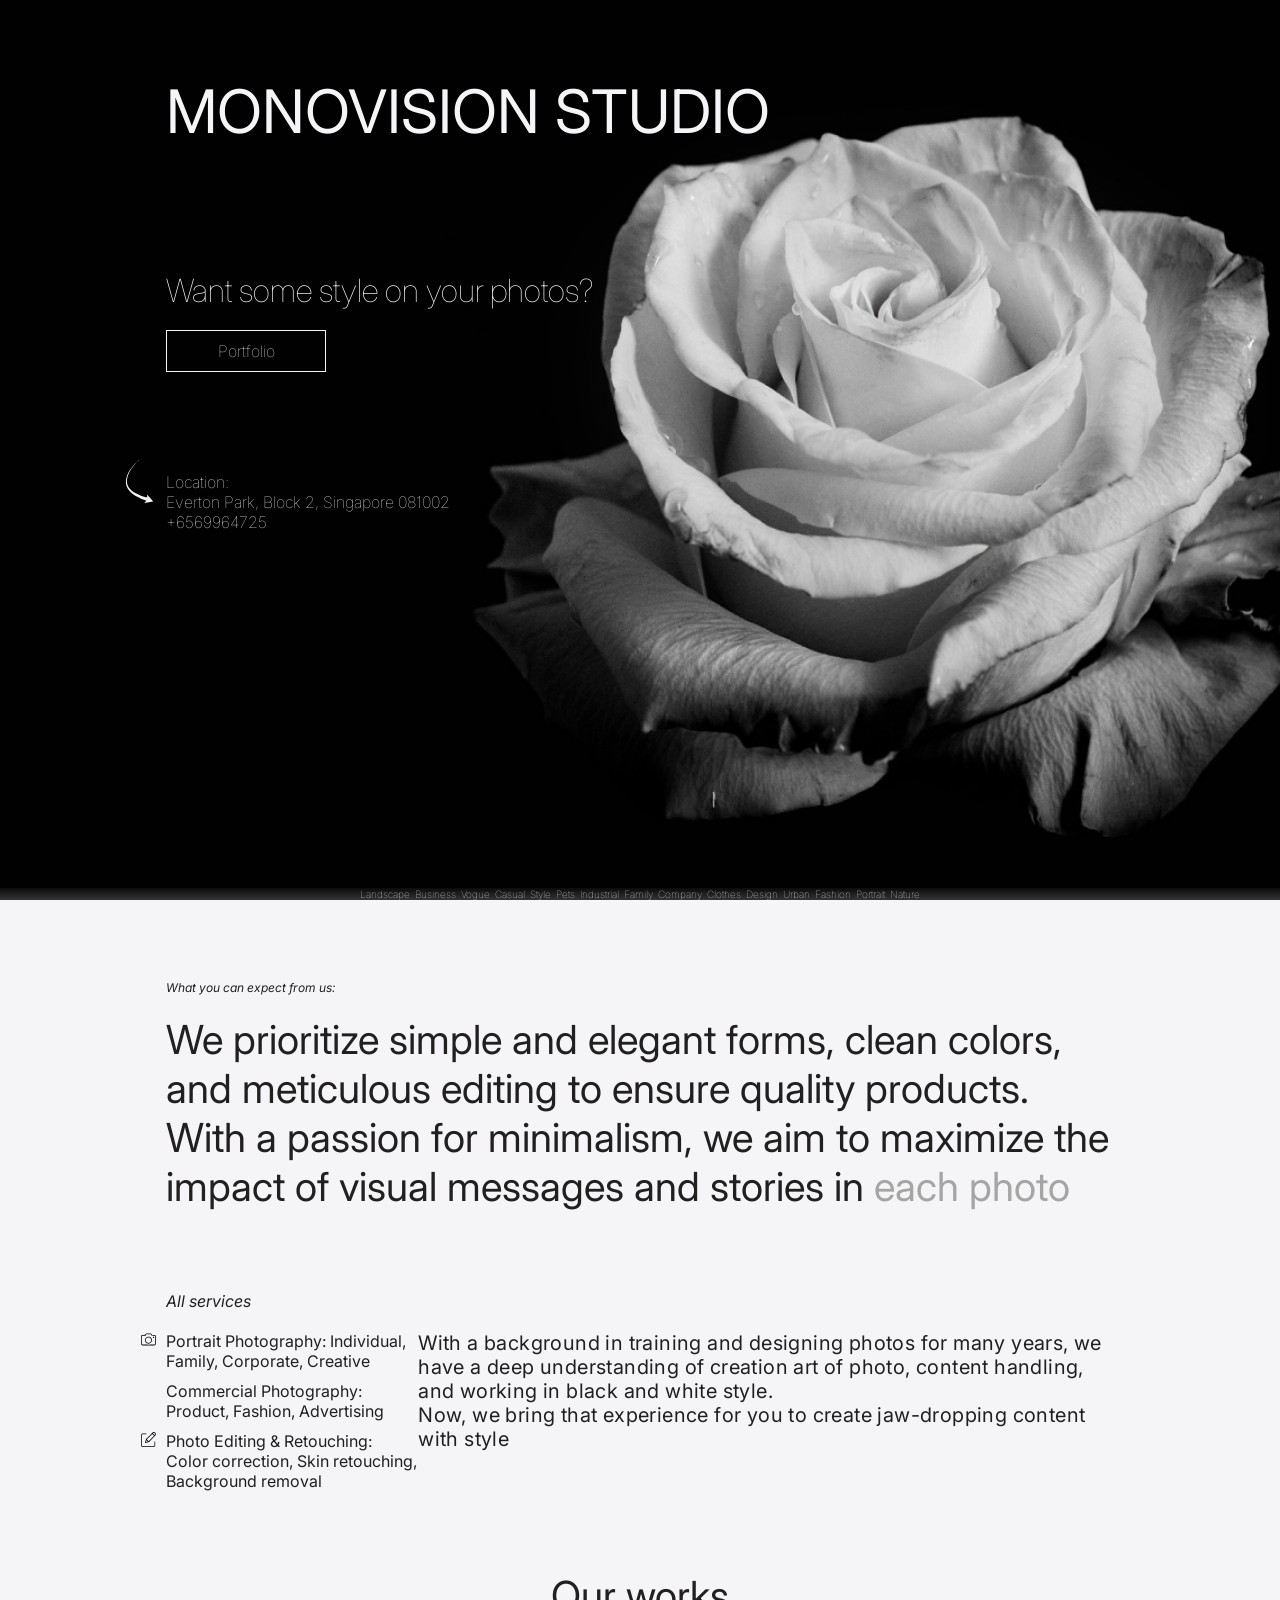
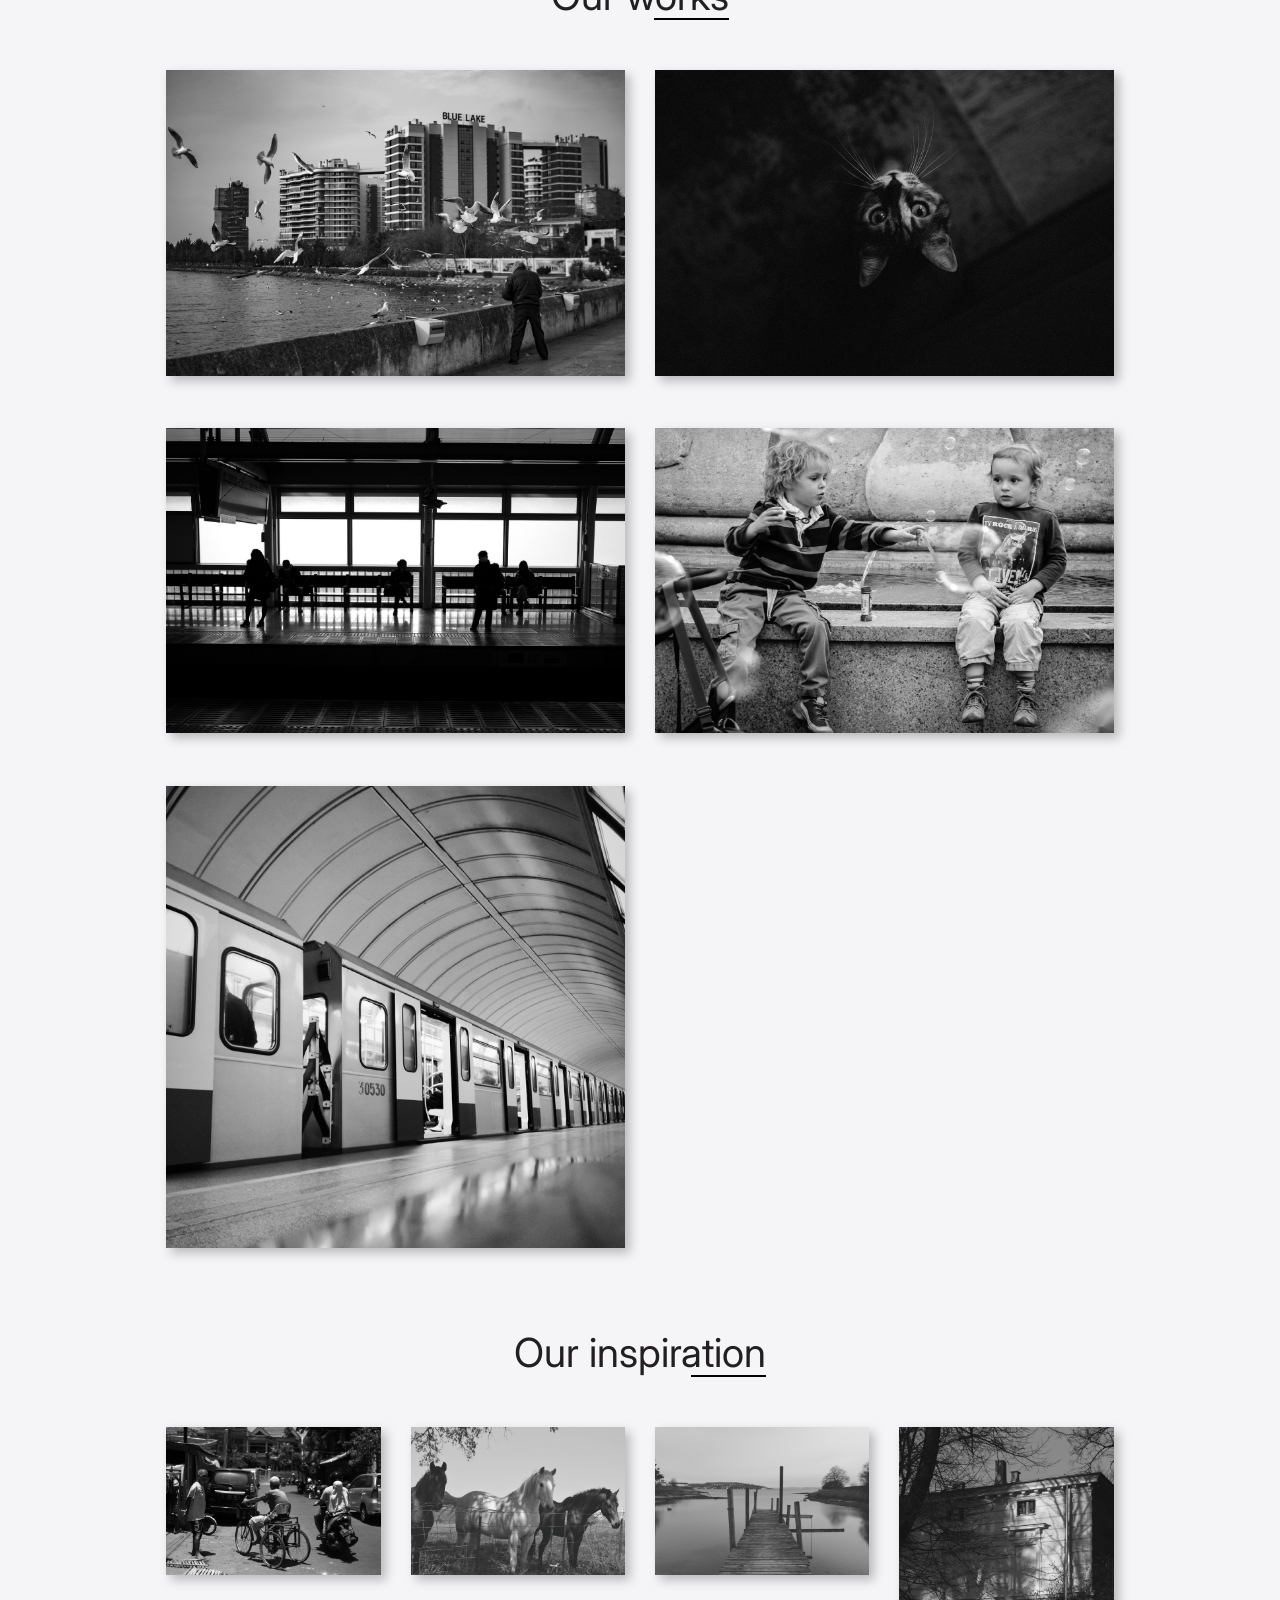
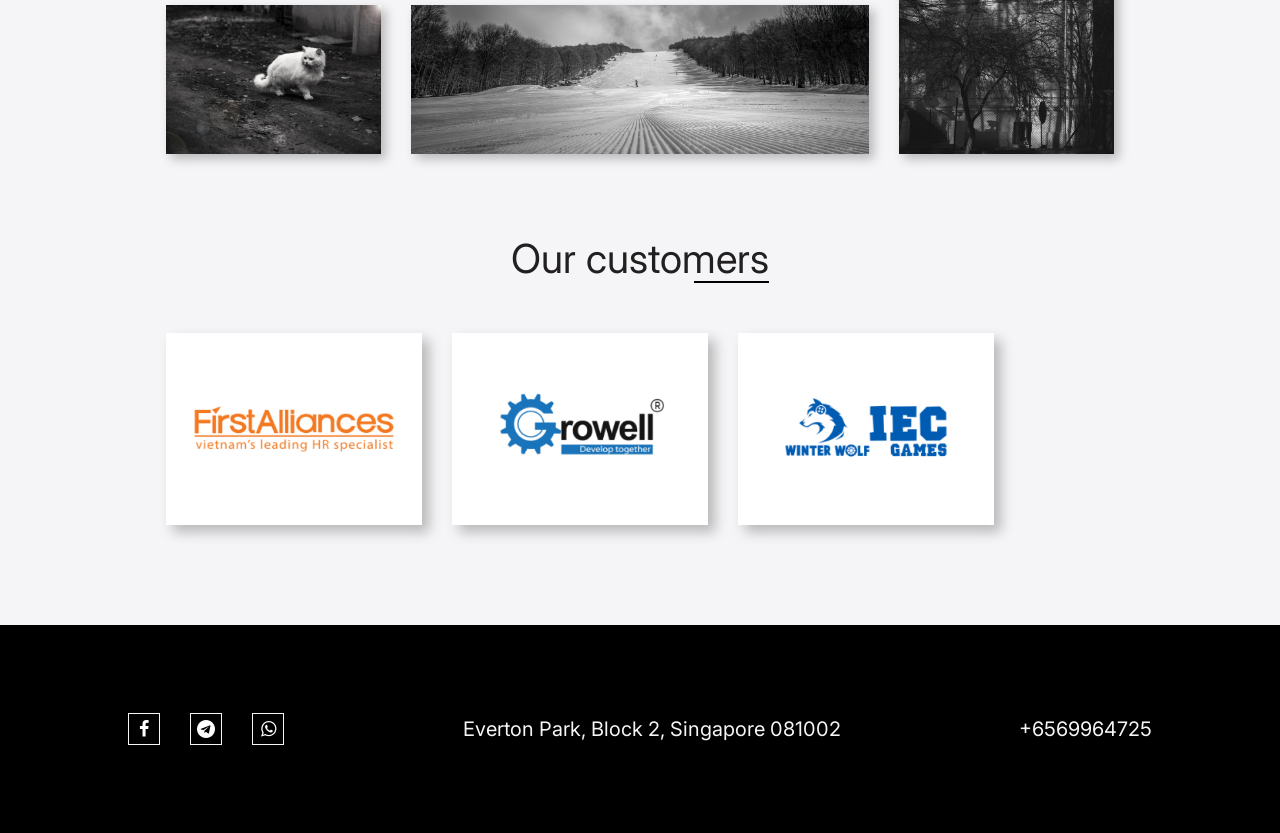
<file: index.html>
<!DOCTYPE html>
<html lang="en">

<head>
    <meta charset="UTF-8">
    <meta name="viewport" content="width=device-width, initial-scale=1.0">
    <title>Portfolio</title>
    <link rel="icon" type="image/x-icon" href="icons/favicon.ico">
    <link rel="preconnect" href="https://fonts.googleapis.com">
    <link rel="preconnect" href="https://fonts.gstatic.com" crossorigin>
    <link
        href="https://fonts.googleapis.com/css2?family=Inter:ital,opsz,wght@0,14..32,100..900;1,14..32,100..900&display=swap"
        rel="stylesheet">
    <link rel="stylesheet" href="css/modern-normalize.min.css">
    <link rel="stylesheet" href="css/style.css">
    <link rel="stylesheet" href="css/fontello.css">
</head>

<body>
    <main>
        <section class="promo">
            <div class="container">
                <h1 class="promo__title">Monovision Studio</h1>
                <h2 class="promo__subtitle">Want some style on your photos?</h2>
                <a href="#works" class="promo__btn">Portfolio</a>
                <address class="promo__location">
                    <p>Location:</p>
                    <p>Everton Park, Block 2, Singapore 081002</p>
                    <p><a class="location__number" href="tel:+6569964725">+6569964725</a></p>
                </address>
            </div>
            <div class="promo__wrapper">
                <ul class="wrapper__list">
                    <li class="wrapper__list-item">Landscape</li>
                    <li class="wrapper__list-item">Business</li>
                    <li class="wrapper__list-item">Vogue</li>
                    <li class="wrapper__list-item">Casual</li>
                    <li class="wrapper__list-item">Style</li>
                    <li class="wrapper__list-item">Pets</li>
                    <li class="wrapper__list-item">Industrial</li>
                    <li class="wrapper__list-item">Family</li>
                    <li class="wrapper__list-item">Company</li>
                    <li class="wrapper__list-item">Clothes</li>
                    <li class="wrapper__list-item">Design</li>
                    <li class="wrapper__list-item">Urban</li>
                    <li class="wrapper__list-item">Fashion</li>
                    <li class="wrapper__list-item">Portrait</li>
                    <li class="wrapper__list-item">Nature</li>
                </ul>
            </div>
        </section>
        <section class="about">
            <div class="container">
                <h2 class="about__title">What you can expect from us:</h2>
                <p class="about__text">We prioritize simple and elegant forms, clean colors, and meticulous editing to
                    ensure quality products. With a passion
                    for minimalism, we aim to maximize the impact of visual messages and stories in <span>each
                        photo</span></p>
            </div>
        </section>
        <section class="services">
            <div class="container">
                <div class="services__wrapper">
                    <div class="services__wrapper-list">
                        <h2 class="list__title">All services</h2>
                        <ul class="list__scroll">
                            <li class="list__item camera">Portrait Photography: Individual, Family, Corporate, Creative
                            </li>
                            <li class="list__item">Commercial Photography: Product, Fashion, Advertising</li>
                            <li class="list__item edit">Photo Editing & Retouching: Color correction, Skin retouching,
                                Background
                                removal</li>
                        </ul>
                    </div>
                    <div class="services__wrapper-text">With a background in training and designing photos for many
                        years, we have a deep understanding of creation art of
                        photo, content handling, and working in black and white style. <br>
                        Now, we bring that experience for you to create jaw-dropping content with style
                    </div>
                </div>
            </div>
        </section>
        <section class="works">
            <div class="container">
                <h2 id="works" class="works__title title">
                    Our works
                </h2>
                <div class="works__grid">
                    <img src="img/bridge_1.jpg" alt="bridge">
                    <img src="img/cat_1.jpg" alt="cat">
                    <img src="img/train.jpg" alt="train">
                    <img src="img/children.jpg" alt="children">
                    <img src="img/underground.jpg" alt="underground">
                </div>
            </div>
        </section>
        <section class="insp">
            <div class="container">
                <h2 class="insp__title title">Our inspiration</h2>
                <div class="insp__grid">
                    <img src="img/man.jpg" alt="man">
                    <img src="img/horses.jpg" alt="horses">
                    <img src="img/bridge.jpg" alt="bridge">
                    <img id="high" src="img/tenement.jpg" alt="tenement">
                    <img src="img/cat.jpg" alt="cat">
                    <img id="wide" src="img/sky.jpg" alt="sky">
                </div>
            </div>
        </section>
        <section class="customers">
            <div class="container">
                <h2 class="customers__title title">Our customers</h2>
                <div class="customers__wrapper">
                    <img src="img/logo-first-alliances.jpg" alt="logo-first-alliances">
                    <img src="img/logo-growell.jpg" alt="logo-growell">
                    <img src="img/logo-iec-winter-wolf.jpg" alt="logo-iec-winter-wolf">
                </div>
            </div>
        </section>
    </main>
    <footer class="footer">
        <div class="container">
            <div class="footer__wrapper">
                <ul class="footer__wrapper-icons">
                    <li>
                        <a href="https://www.facebook.com/">
                            <!-- <img src="icons/facebook.svg" alt="facebook logo"> -->
                            <span class="icon-facebook"></span>
                        </a>
                    </li>
                    <li>
                        <a href="https://web.telegram.org/">
                            <!-- <img src="icons/tg.svg" alt="tg logo"> -->
                            <span class="icon-telegram"></span>
                        </a>
                    </li>
                    <li>
                        <a href="https://www.whatsapp.com/">
                            <!-- <img src="icons/whatsapp.svg" alt="whatsapp logo"> -->
                            <span class="icon-whatsapp"></span>
                        </a>
                    </li>
                </ul>
                <address class="footer__wrapper-address first">Everton Park, Block 2, Singapore 081002</address>
                <p class="footer__wrapper-num second"><a href="tel:+6569964726">+6569964725</a></p>
            </div>
        </div>
    </footer>
</body>

</html>
</file>
<file: css/style.css>
* {
    margin: 0;
    padding: 0;
}

:root {
    --Light: #F5F5F7;
    --Dark: #221F20;
    --main-padding: 13%;
    --footer-padding: 10%;

    @media screen and (max-width: 768px) {
        --footer-padding: 6%;
        --main-padding: 6%;
    }

    @media screen and (max-width: 576px) {
        --footer-padding: 15px;
        --main-padding: 15px;
    }
}

html {
    font-family: "Inter", sans-serif;
    font-optical-sizing: auto;
    font-style: normal;
    scroll-behavior: smooth;
}

.container {
    padding: 0 var(--main-padding);
}

.promo {
    position: relative;
    background: url('../img/Bg.jpg') center center/cover no-repeat;
    min-height: 100vh;
    padding-top: 75px;

    @media screen and (max-width: 768px) {
        background: #000 url('../img/rose-6921170_1920\ 1.png') center bottom/cover no-repeat;
        padding-top: 75px;
    }

    @media screen and (max-width: 576px) {
        & {
            min-height: 500px;
            padding-top: 50px;
        }
    }

    .promo__title {
        color: var(--Light, #F5F5F7);
        font-family: Inter;
        font-size: 60px;
        font-style: normal;
        font-weight: 400;
        line-height: normal;
        text-transform: uppercase;

        @media screen and (max-width: 576px) {
            & {
                font-size: 48px;
            }
        }
    }


    .promo__subtitle {
        color: var(--Light, #F5F5F7);
        margin-top: 124px;
        font-family: Inter;
        font-size: 32px;
        font-style: normal;
        font-weight: 100;
        line-height: normal;

        @media screen and (max-width: 576px) {
            & {
                font-size: 16px;
                margin-top: 30px;
            }
        }
    }

    .promo__btn {
        display: block;
        text-decoration: none;
        margin-top: 20px;
        text-align: center;
        padding: 10px 0;
        width: 160px;
        min-height: 38px;
        border: 1px solid var(--Light, #F5F5F7);
        background: rgba(217, 217, 217, 0.00);
        color: var(--Light, #F5F5F7);
        font-family: Inter;
        font-size: 16px;
        font-style: normal;
        font-weight: 100;
        line-height: normal;
        cursor: pointer;
        transition: all 0.3s ease-out;

        @media screen and (max-width: 576px) {
            & {
                font-size: 14px;
                width: 120px;
                min-height: 30px;
            }
        }
    }

    .promo__btn:hover {
        border: 1px solid var(--Light, #F5F5F7);
        background: rgba(217, 217, 217, 0.00);
        box-shadow: 5px 5px 10px 0 rgba(255, 255, 255, 0.62);
        text-shadow: 3px 2px 5px var(--Light);
    }

    .promo__location {
        position: relative;
        margin-top: 100px;
        color: var(--Light, #F5F5F7);
        font-family: Inter;
        font-size: 16px;
        font-style: normal;
        font-weight: 100;
        line-height: normal;

        @media screen and (max-width: 768px) {
            & {
                margin-top: 80px;
            }
        }

        @media screen and (max-width: 576px) {
            & {
                margin-top: 233px;
            }
        }

        .location__number {
            color: var(--Light, #F5F5F7);
            font-family: Inter;
            font-size: 16px;
            font-style: normal;
            font-weight: 100;
            line-height: normal;
            text-decoration: none;
        }
    }

    .promo__location:before {
        content: url('../icons/Arrow.svg');
        position: absolute;
        top: -15px;
        left: -45px;
    }

    @media screen and (max-width: 768px) {
        .promo__location::before {
            left: -39px;
        }
    }

    @media screen and (max-width: 684px) {
        .promo__location::before {
            display: none;
        }
    }

}

.wrapper__list {
    background: linear-gradient(180deg, rgba(255, 255, 255, 0.04) 0%, rgba(255, 255, 255, 0.12) 50%, rgba(255, 255, 255, 0.20) 100%);
    display: flex;
    position: absolute;
    justify-content: space-between;
    align-items: center;
    padding: 0 360px;
    width: 100%;
    gap: 5px;
    bottom: 0;
    list-style-type: none;

    .wrapper__list-item {
        color: var(--Light, #F5F5F7);
        font-family: Inter;
        font-size: 10px;
        font-style: normal;
        font-weight: 100;
        line-height: normal;
    }

    @media screen and (max-width:1276px) {
        & {
            padding: 0 20px;
            width: 100%;
        }
    }

    @media screen and (max-width: 768px) {
        & li:nth-last-child(-n + 6) {
            display: none;
        }
    }

    @media screen and (max-width: 576px) {
        & li:nth-last-child(-n + 11) {
            display: none;
        }

        & {
            margin-top: 10px;
            position: static;
        }
    }
}


.about {
    background: var(--Light);
    padding-top: 80px;

    .about__title {
        color: var(--Dark, #221F20);
        font-family: Inter;
        font-size: 12px;
        font-style: italic;
        font-weight: 400;
        line-height: normal;
    }

    .about__text {
        color: var(--Dark, #221F20);
        font-family: Inter;
        font-size: 40px;
        font-style: normal;
        font-weight: 400;
        line-height: normal;
        margin-top: 20px;
        max-width: 1100px;

        @media screen and (max-width: 768px) {
            & {
                font-size: 24px;
                max-width: 656px
            }
        }

        @media screen and (max-width: 576px) {
            & {
                font-size: 16px;
            }
        }

        span {
            color: #A5A5A5;
            font-family: Inter;
            font-size: 40px;
            font-style: normal;
            font-weight: 400;
            line-height: normal;

            @media screen and (max-width: 768px) {
                & {
                    font-size: 24px;
                }
            }

            @media screen and (max-width: 576px) {
                & {
                    font-size: 16px;
                }
            }
        }

        span::selection {
            background-color: yellow;
            color: var(--Light);
        }
    }

    .about__text::selection {
        background-color: rgb(5, 5, 92);
        color: var(--Light);
    }
}

.services {
    padding-top: 80px;
    background: var(--Light);

    @media screen and (max-width:768px) {
        & {
            padding-top: 40px;
        }
    }

    @media screen and (max-width:576px) {
        & {
            padding-top: 20px;
        }
    }

    .services__wrapper {
        display: flex;
        align-items: center;
        justify-content: space-around;

        .list__title {
            color: var(--Dark, #221F20);
            font-family: Inter;
            font-size: 16px;
            font-style: italic;
            font-weight: 400;
            line-height: normal;

            @media screen and (max-width: 576px) {
                font-size: 12px;
            }
        }

        .list__scroll {
            margin-top: 20px;
            list-style-type: none;
            display: flex;
            flex-direction: column;
            gap: 10px;

            .list__item {
                position: relative;
                color: var(--Dark, #221F20);
                font-family: Inter;
                font-size: 16px;
                font-style: normal;
                font-weight: 400;
                line-height: normal;

                @media screen and (max-width:576px) {
                    font-size: 14px;
                }
            }

            .list__item.camera::before {
                content: url('../icons/Camera.svg');
                position: absolute;
                left: -25px;
            }

            .list__item.edit::before {
                content: url('../icons/Edit.svg');
                position: absolute;
                left: -25px;
            }

            @media screen and (max-width: 576px) {
                .list__item.edit::before {
                    content: "";
                }

                .list__item.camera::before {
                    content: "";
                }
            }
        }

        .services__wrapper-text {
            color: var(--Dark, #221F20);
            font-family: Inter;
            font-size: 20px;
            font-style: normal;
            font-weight: 400;
            line-height: normal;
            letter-spacing: 0.4px;
            max-width: 700px;

            @media screen and (max-width:768px) {
                max-width: 676px;
                font-size: 24px;
            }

            @media screen and (max-width:576px) {
                font-size: 12px;
            }
        }

        @media screen and (max-width: 768px) {
            & {
                flex-direction: column;
                gap: 40px;
            }
        }
    }
}

.title {
    display: inline-block;
    position: relative;
    color: var(--Dark, #221F20);
    font-family: Inter;
    font-size: 40px;
    font-style: normal;
    font-weight: 400;
    line-height: normal;
    text-align: center;

    @media screen and (max-width:768px) {
        font-size: 36px;
    }

    @media screen and (max-width:576px) {
        font-size: 24px;
    }
}

.title::after {
    content: "";
    position: absolute;
    width: 75px;
    height: 2px;
    background-color: black;
    right: 0;
    bottom: 0;
}

.works {
    padding-top: 80px;
    background: var(--Light);
    text-align: center;

    @media screen and (max-width:768px) {
        & {
            padding-top: 50px;
        }
    }

    .works__grid {
        margin-top: 50px;
        display: grid;
        grid-template: repeat(2, 1fr) 1.5fr / 1fr 1fr;
        gap: 50px 30px;

        @media screen and (max-width:768px) {
            & {
                gap: 30px 20px;
            }
        }

        @media screen and (max-width:576px) {
            & {
                gap: 30px;
                grid-template: repeat(4, 1fr) 1.5fr / 1fr;
            }
        }

        img {
            width: 100%;
            box-shadow: 5px 5px 10px 0 rgba(0, 0, 0, 0.25);
        }
    }
}

.insp {
    padding-top: 80px;
    background: var(--Light);
    text-align: center;

    @media screen and (max-width:576px) {
        & {
            padding-top: 40px;
        }
    }

    .insp__grid {
        margin-top: 50px;
        display: grid;
        grid-template: 1fr 1fr / repeat(4, 1fr);
        gap: 30px;

        img {
            width: 100%;
            height: 100%;
            box-shadow: 5px 5px 10px 0 rgba(0, 0, 0, 0.25);
        }

        #wide {
            grid-column: span 2;
        }

        #high {
            grid-row: span 2;
        }

        @media screen and (max-width: 768px) {
            & {
                grid-template: repeat(4, 1fr) / 1fr 1fr;
                gap: 30px 20px;
            }
        }

        @media screen and (max-width:576px) {
            & {
                gap: 20px;
                grid-template: 1fr / 1fr;
            }

            & #wide {
                grid-column: span 1;
            }
        }
    }
}

.customers {
    padding: 80px 0 100px 0;
    background: var(--Light);
    text-align: center;

    @media screen and (max-width:768px) {
        & {
            padding-top: 40px;
        }
    }

    .customers__wrapper {
        margin-top: 50px;
        display: flex;
        gap: 30px;
        align-items: center;
        justify-content: flex-start;

        img {
            max-width: calc(100% / 3 - 60px);
            box-shadow: 7px 7px 12px 0 rgba(0, 0, 0, 0.25);

            @media screen and (max-width:576px) {
                & {
                    max-width: 100%;
                }
            }
        }

        @media screen and (max-width:768px) {
            & {
                gap: 20px;
            }
        }

        @media screen and (max-width:576px) {
            & {
                display: grid;
                grid-template: 1fr / 1fr 1fr;
                gap: 20px 30px;
            }
        }
    }

    @media screen and (max-width: 768px) {
        & {
            padding-bottom: 50px;
        }
    }
}

.footer {
    background: #000;

    .container {
        padding: 88px var(--footer-padding);
    }

    .footer__wrapper {
        display: flex;
        justify-content: space-between;
        align-items: center;

        .footer__wrapper-icons {
            display: flex;
            align-items: center;
            justify-content: center;
            gap: 30px;
            list-style-type: none;

            li {
                width: 32px;
                height: 32px;
                border: 1px solid var(--Light);
                background: rgba(217, 217, 217, 0);

                a {
                    display: flex;
                    justify-content: center;
                    align-items: center;
                    width: 100%;
                    height: 100%;

                    img {
                        width: 22px;
                        height: 22px;
                    }
                }
            }

            span {
                color: white;
                font-size: 18px;
                display: block;
            }

            a {
                display: flex;
                justify-content: center;
                align-items: center;
                width: 100%;
                height: 100%;
                text-decoration: none;
            }
        }

        .footer__wrapper-address {
            color: var(--Light, #F5F5F7);
            font-family: Inter;
            font-size: 20px;
            font-style: normal;
            font-weight: 400;
            line-height: normal;

            @media screen and (max-width:768px) {
                & {
                    font-size: 16px;
                }
            }

            @media screen and (max-width:338px) {
                & {
                    text-align: center;
                }
            }
        }

        .footer__wrapper-num a {
            color: var(--Light, #F5F5F7);
            font-family: Inter;
            font-size: 20px;
            font-style: normal;
            font-weight: 400;
            line-height: normal;
            text-decoration: none;

            @media screen and (max-width:768px) {
                & {
                    font-size: 16px;
                }
            }
        }

        @media screen and (max-width: 768px) {
            & {
                flex-direction: column;
                align-items: flex-start;
                gap: 30px;
            }
        }

        @media screen and (max-width: 576px) {
            & {
                flex-direction: column;
                align-items: center;
                gap: 30px;
            }

            .footer__wrapper-address.first {
                order: 2;
            }

            .footer__wrapper-num.second {
                order: 1;
            }
        }
    }

    @media screen and (max-width:768px) {
        & {
            padding: 30px 0 40px 0;
        }

        & .container {
            padding: 0 var(--footer-padding);
        }
    }
}
</file>
<file: css/fontello.css>
@font-face {
  font-family: 'fontello';
  src: url('../font/fontello.eot?28451622');
  src: url('../font/fontello.eot?28451622#iefix') format('embedded-opentype'),
       url('../font/fontello.woff2?28451622') format('woff2'),
       url('../font/fontello.woff?28451622') format('woff'),
       url('../font/fontello.ttf?28451622') format('truetype'),
       url('../font/fontello.svg?28451622#fontello') format('svg');
  font-weight: normal;
  font-style: normal;
}
/* Chrome hack: SVG is rendered more smooth in Windozze. 100% magic, uncomment if you need it. */
/* Note, that will break hinting! In other OS-es font will be not as sharp as it could be */
/*
@media screen and (-webkit-min-device-pixel-ratio:0) {
  @font-face {
    font-family: 'fontello';
    src: url('../font/fontello.svg?28451622#fontello') format('svg');
  }
}
*/
[class^="icon-"]:before, [class*=" icon-"]:before {
  font-family: "fontello";
  font-style: normal;
  font-weight: normal;
  speak: never;

  display: inline-block;
  text-decoration: inherit;
  width: 1em;
  margin-right: .2em;
  text-align: center;
  /* opacity: .8; */

  /* For safety - reset parent styles, that can break glyph codes*/
  font-variant: normal;
  text-transform: none;

  /* fix buttons height, for twitter bootstrap */
  line-height: 1em;

  /* Animation center compensation - margins should be symmetric */
  /* remove if not needed */
  margin-left: .2em;

  /* you can be more comfortable with increased icons size */
  /* font-size: 120%; */

  /* Font smoothing. That was taken from TWBS */
  -webkit-font-smoothing: antialiased;
  -moz-osx-font-smoothing: grayscale;

  /* Uncomment for 3D effect */
  /* text-shadow: 1px 1px 1px rgba(127, 127, 127, 0.3); */
}

.icon-facebook:before { content: '\f09a'; } /* '' */
.icon-whatsapp:before { content: '\f232'; } /* '' */
.icon-telegram:before { content: '\f2c6'; } /* '' */
</file>
